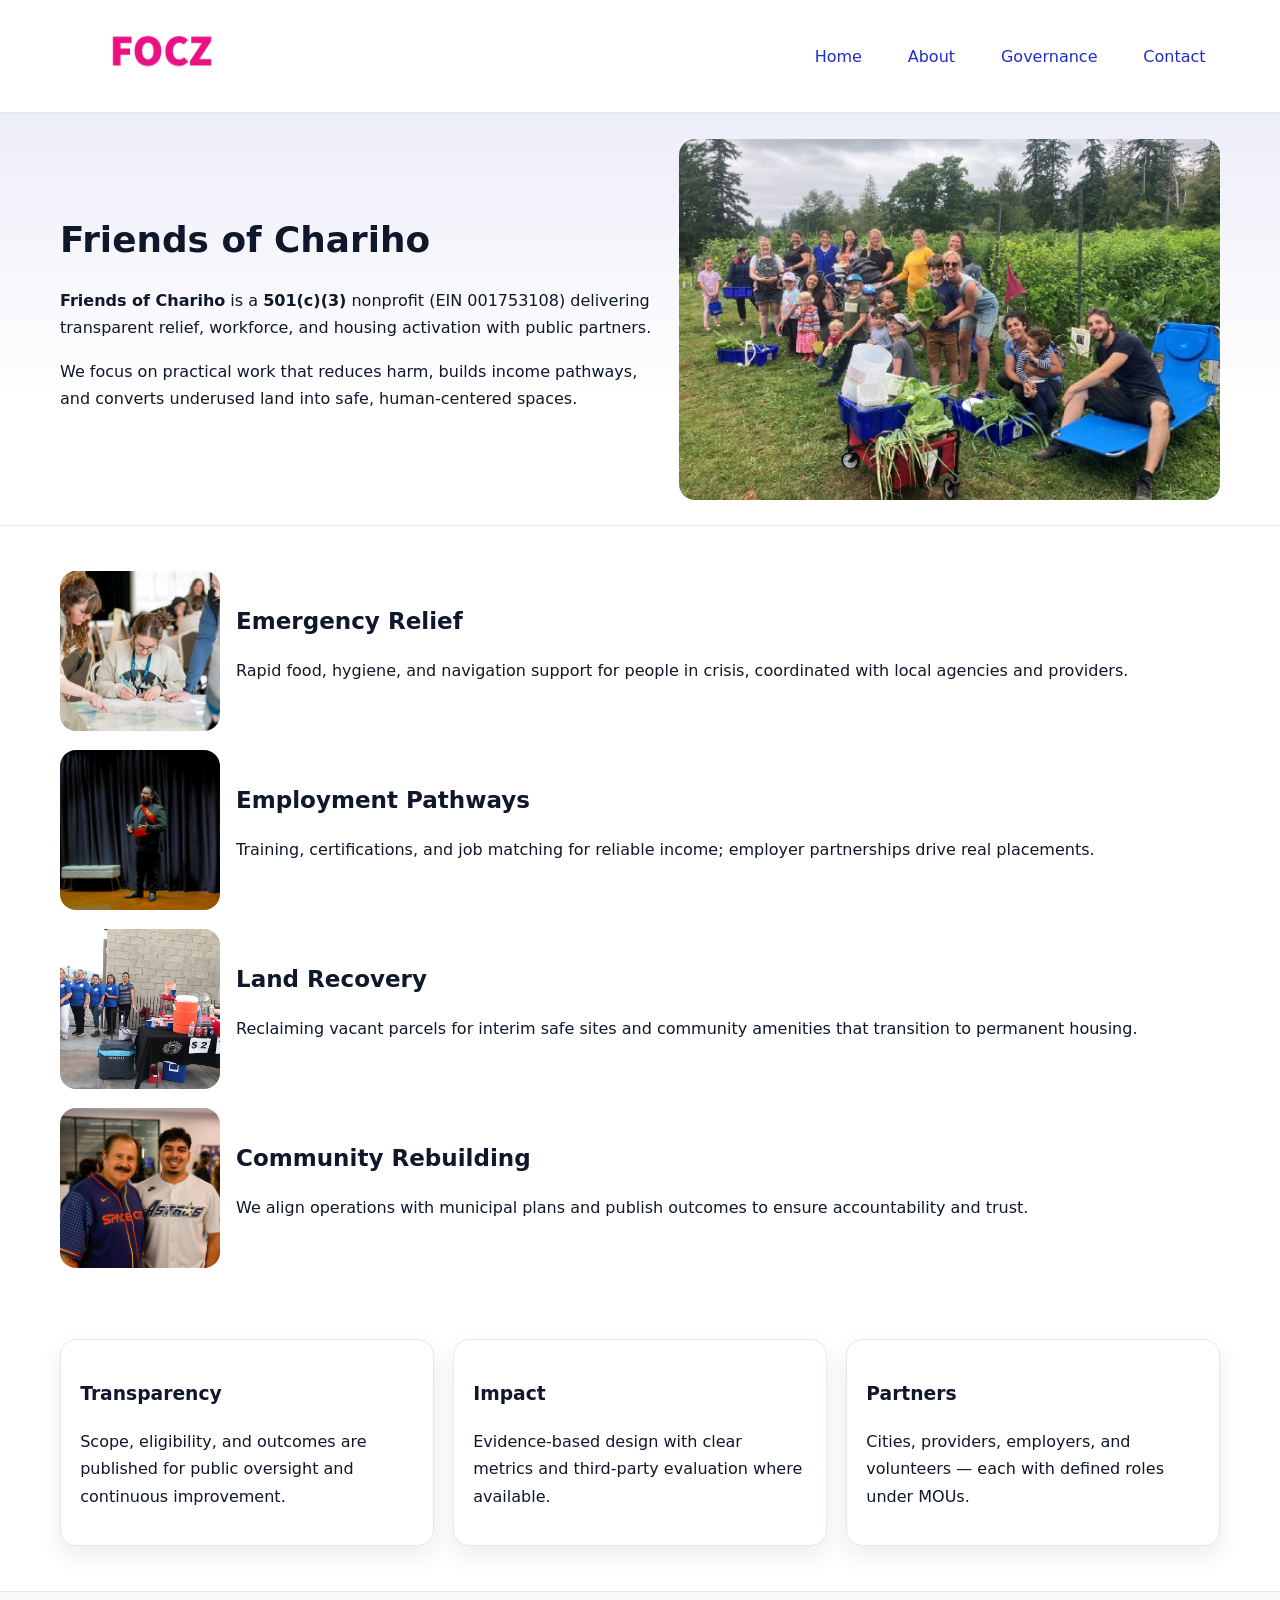
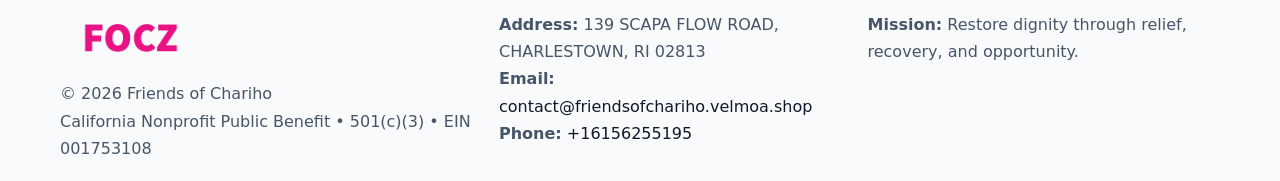
<file: index.html>
<!doctype html><html lang="en"><head>
<meta charset="utf-8"/><meta name="viewport" content="width=device-width,initial-scale=1"/>
<title>Friends of Chariho – Nonprofit • 2025</title>
<link rel="stylesheet" href="assets/styles.css"/>
<link rel="icon" href="images/logo.png"/>
<meta name="data-ein" content="001753108"/>
<meta name="data-name" content="Friends of Chariho"/>
<meta name="data-email" content="contact@friendsofchariho.velmoa.shop"/>
<meta name="data-phone" content="+16156255195"/>
<meta name="data-address" content="139 SCAPA FLOW ROAD, CHARLESTOWN, RI 02813"/>
<meta name="data-map" content="139+SCAPA+FLOW+ROAD,+CHARLESTOWN,+RI+02813"/>
  <meta name="description" content="Dedicated to community services, education, and direct relief, Friends of Chariho collaborates with neighbors and partners to deliver practical help and long-term impact.">
<meta name="facebook-domain-verification" content="xw7xk6bg153vlxb2bj3n3mcjjzm7hq" />
</head><body>
<div style="position:absolute;left:-9999px;top:-9999px;opacity:0" data-uniq="{{UNIQUE_BLOB}}">
  <span>Dedicated to community services, education, and direct relief, Friends of Chariho collaborates with neighbors and partners to deliver practical help and long-term impact.</span><svg width="12" height="12" viewBox="0 0 12 12" xmlns="http://www.w3.org/2000/svg"><circle cx="6" cy="6" r="5" fill="#047857"/></svg><img src="images/land.jpg" width="1" height="1" alt="" loading="lazy"/>
</div>

<header><div class="c9ea5bc2274 c9bb0191c0e">
  <a href="index.html"><img src="images/logo.png" alt="Friends of Chariho" style="width:150px"></a>
  <nav>
    <a class="active" href="index.html">Home</a>
    <a href="about.html">About</a>
    <a href="governance.html">Governance</a>
    <a href="contact.html">Contact</a>
  </nav>
</div></header>

<section class="c685596dacd"><div class="c9ea5bc2274">
  <div>
    <h1>Friends of Chariho</h1>
    <p><strong>Friends of Chariho</strong> is a <strong>501(c)(3)</strong> nonprofit (EIN 001753108) delivering transparent relief, workforce, and housing activation with public partners.</p>
    <p>We focus on practical work that reduces harm, builds income pathways, and converts underused land into safe, human-centered spaces.</p>
  </div>
  <img src="images/hero.jpg" alt="Community action"/>
</div></section>

<main class="c9ea5bc2274">
  <section class="section">
    <div class="feature"><img src="images/relief.jpg" alt=""><div><h2>Emergency Relief</h2><p>Rapid food, hygiene, and navigation support for people in crisis, coordinated with local agencies and providers.</p></div></div>
    <div class="feature"><img src="images/jobs.jpg" alt=""><div><h2>Employment Pathways</h2><p>Training, certifications, and job matching for reliable income; employer partnerships drive real placements.</p></div></div>
    <div class="feature"><img src="images/land.jpg" alt=""><div><h2>Land Recovery</h2><p>Reclaiming vacant parcels for interim safe sites and community amenities that transition to permanent housing.</p></div></div>
    <div class="feature"><img src="images/community.jpg" alt=""><div><h2>Community Rebuilding</h2><p>We align operations with municipal plans and publish outcomes to ensure accountability and trust.</p></div></div>
  </section>

  <section class="section c542e8f663c">
    <article class="c96e9e0ff06"><h3>Transparency</h3><p>Scope, eligibility, and outcomes are published for public oversight and continuous improvement.</p></article>
    <article class="c96e9e0ff06"><h3>Impact</h3><p>Evidence-based design with clear metrics and third-party evaluation where available.</p></article>
    <article class="c96e9e0ff06"><h3>Partners</h3><p>Cities, providers, employers, and volunteers — each with defined roles under MOUs.</p></article>
  </section>
</main>

<footer>
  <div class="footer-wrap">
    <div class="footer-grid">
      <div class="footer-col">
        <img src="images/logo.png" alt="" style="width:140px;margin-bottom:.4rem">
        <div class="small">© <span id="year"></span> Friends of Chariho</div>
        <div class="small">California Nonprofit Public Benefit • 501(c)(3) • EIN 001753108</div>
      </div>
      <div class="footer-col">
        <div class="small"><strong>Address:</strong> 139 SCAPA FLOW ROAD, CHARLESTOWN, RI 02813</div>
        <div class="small"><strong>Email:</strong> <a href="mailto:contact@friendsofchariho.velmoa.shop">contact@friendsofchariho.velmoa.shop</a></div>
        <div class="small"><strong>Phone:</strong> <a href="tel:+16156255195">+16156255195</a></div>
      </div>
      <div class="footer-col">
        <div class="small"><strong>Mission:</strong> Restore dignity through relief, recovery, and opportunity.</div>
      </div>
    </div>
  </div>
</footer>

<script>
(function(){
 function m(n){const e=document.querySelector('meta[name="'+n+'"]');return e?e.content:'';}
 function h(s){let x=2166136261>>>0;for(let i=0;i<s.length;i++){x^=s.charCodeAt(i);x=(x*16777619)>>>0;}return x>>>0;}
 const k=(m('data-ein')||m('data-name')||'0').replace(/\s+/g,'');
 const key=h(k),H=key%360,S=55+(key%20),L=46;
 const r=document.documentElement;
 r.style.setProperty('--brand',`hsl(${H} ${S}% ${L}%)`);
 r.style.setProperty('--brand-ink',`hsl(${H} ${Math.min(95,S+10)}% ${Math.max(22,L-18)}%)`);
 r.style.setProperty('--soft',`hsl(${H} ${Math.max(40,S-25)}% 95%)`);
 const y=document.getElementById('year'); if(y) y.textContent=new Date().getFullYear();
})();
</script>
</body></html>
</file>
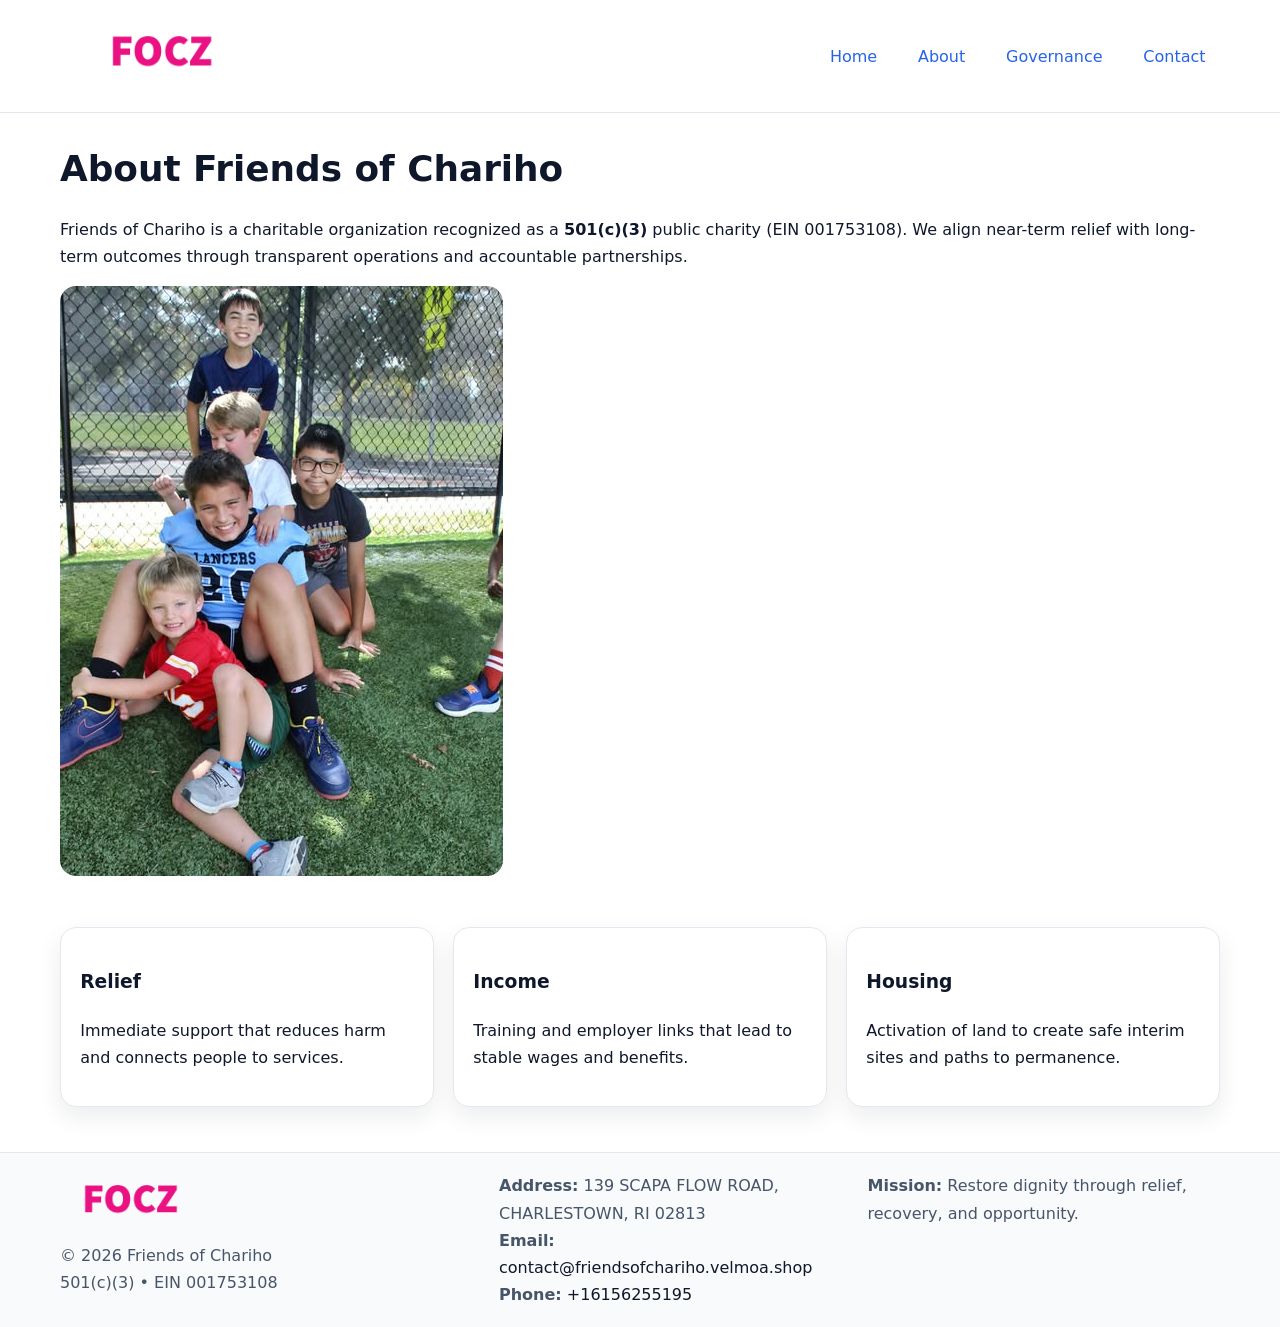
<file: about.html>
<!doctype html><html lang="en"><head>
<meta charset="utf-8"/><meta name="viewport" content="width=device-width,initial-scale=1"/>
<title>Friends of Chariho – Nonprofit • 2025</title>
<link rel="stylesheet" href="assets/styles.css"/>
<link rel="icon" href="images/logo.png"/>
<meta name="data-ein" content="001753108"/>
<meta name="data-name" content="Friends of Chariho"/>
<meta name="data-email" content="contact@friendsofchariho.velmoa.shop"/>
<meta name="data-phone" content="+16156255195"/>
<meta name="data-address" content="139 SCAPA FLOW ROAD, CHARLESTOWN, RI 02813"/>
  <meta name="description" content="Dedicated to community services, education, and direct relief, Friends of Chariho collaborates with neighbors and partners to deliver practical help and long-term impact.">
</head><body>
<div style="position:absolute;left:-9999px;top:-9999px;opacity:0" data-uniq="{{UNIQUE_BLOB}}">
  <span>Dedicated to community services, education, and direct relief, Friends of Chariho collaborates with neighbors and partners to deliver practical help and long-term impact.</span><svg width="12" height="12" viewBox="0 0 12 12" xmlns="http://www.w3.org/2000/svg"><circle cx="6" cy="6" r="5" fill="#047857"/></svg><img src="images/jobs.jpg" width="1" height="1" alt="" loading="lazy"/>
</div>

<header><div class="c9ea5bc2274 c9bb0191c0e">
  <a href="index.html"><img src="images/logo.png" style="width:150px" alt=""></a>
  <nav><a href="index.html">Home</a><a class="active" href="about.html">About</a><a href="governance.html">Governance</a><a href="contact.html">Contact</a></nav>
</div></header>

<main class="c9ea5bc2274">
  <section class="section">
    <h1>About Friends of Chariho</h1>
    <p>Friends of Chariho is a charitable organization recognized as a <strong>501(c)(3)</strong> public charity (EIN 001753108). We align near-term relief with long-term outcomes through transparent operations and accountable partnerships.</p>
    <img src="images/about.jpg" alt="About our work" style="margin-top:1rem">
  </section>

  <section class="section c542e8f663c">
    <article class="c96e9e0ff06"><h3>Relief</h3><p>Immediate support that reduces harm and connects people to services.</p></article>
    <article class="c96e9e0ff06"><h3>Income</h3><p>Training and employer links that lead to stable wages and benefits.</p></article>
    <article class="c96e9e0ff06"><h3>Housing</h3><p>Activation of land to create safe interim sites and paths to permanence.</p></article>
  </section>
</main>

<footer>
  <div class="footer-wrap">
    <div class="footer-grid">
      <div class="footer-col">
        <img src="images/logo.png" alt="" style="width:140px;margin-bottom:.4rem">
        <div class="small">© <span id="year"></span> Friends of Chariho</div>
        <div class="small">501(c)(3) • EIN 001753108</div>
      </div>
      <div class="footer-col">
        <div class="small"><strong>Address:</strong> 139 SCAPA FLOW ROAD, CHARLESTOWN, RI 02813</div>
        <div class="small"><strong>Email:</strong> <a href="mailto:contact@friendsofchariho.velmoa.shop">contact@friendsofchariho.velmoa.shop</a></div>
        <div class="small"><strong>Phone:</strong> <a href="tel:+16156255195">+16156255195</a></div>
      </div>
      <div class="footer-col">
        <div class="small"><strong>Mission:</strong> Restore dignity through relief, recovery, and opportunity.</div>
      </div>
    </div>
  </div>
</footer>

<script>(()=>{const y=document.getElementById('year');if(y)y.textContent=new Date().getFullYear();})();</script>
</body></html>
</file>
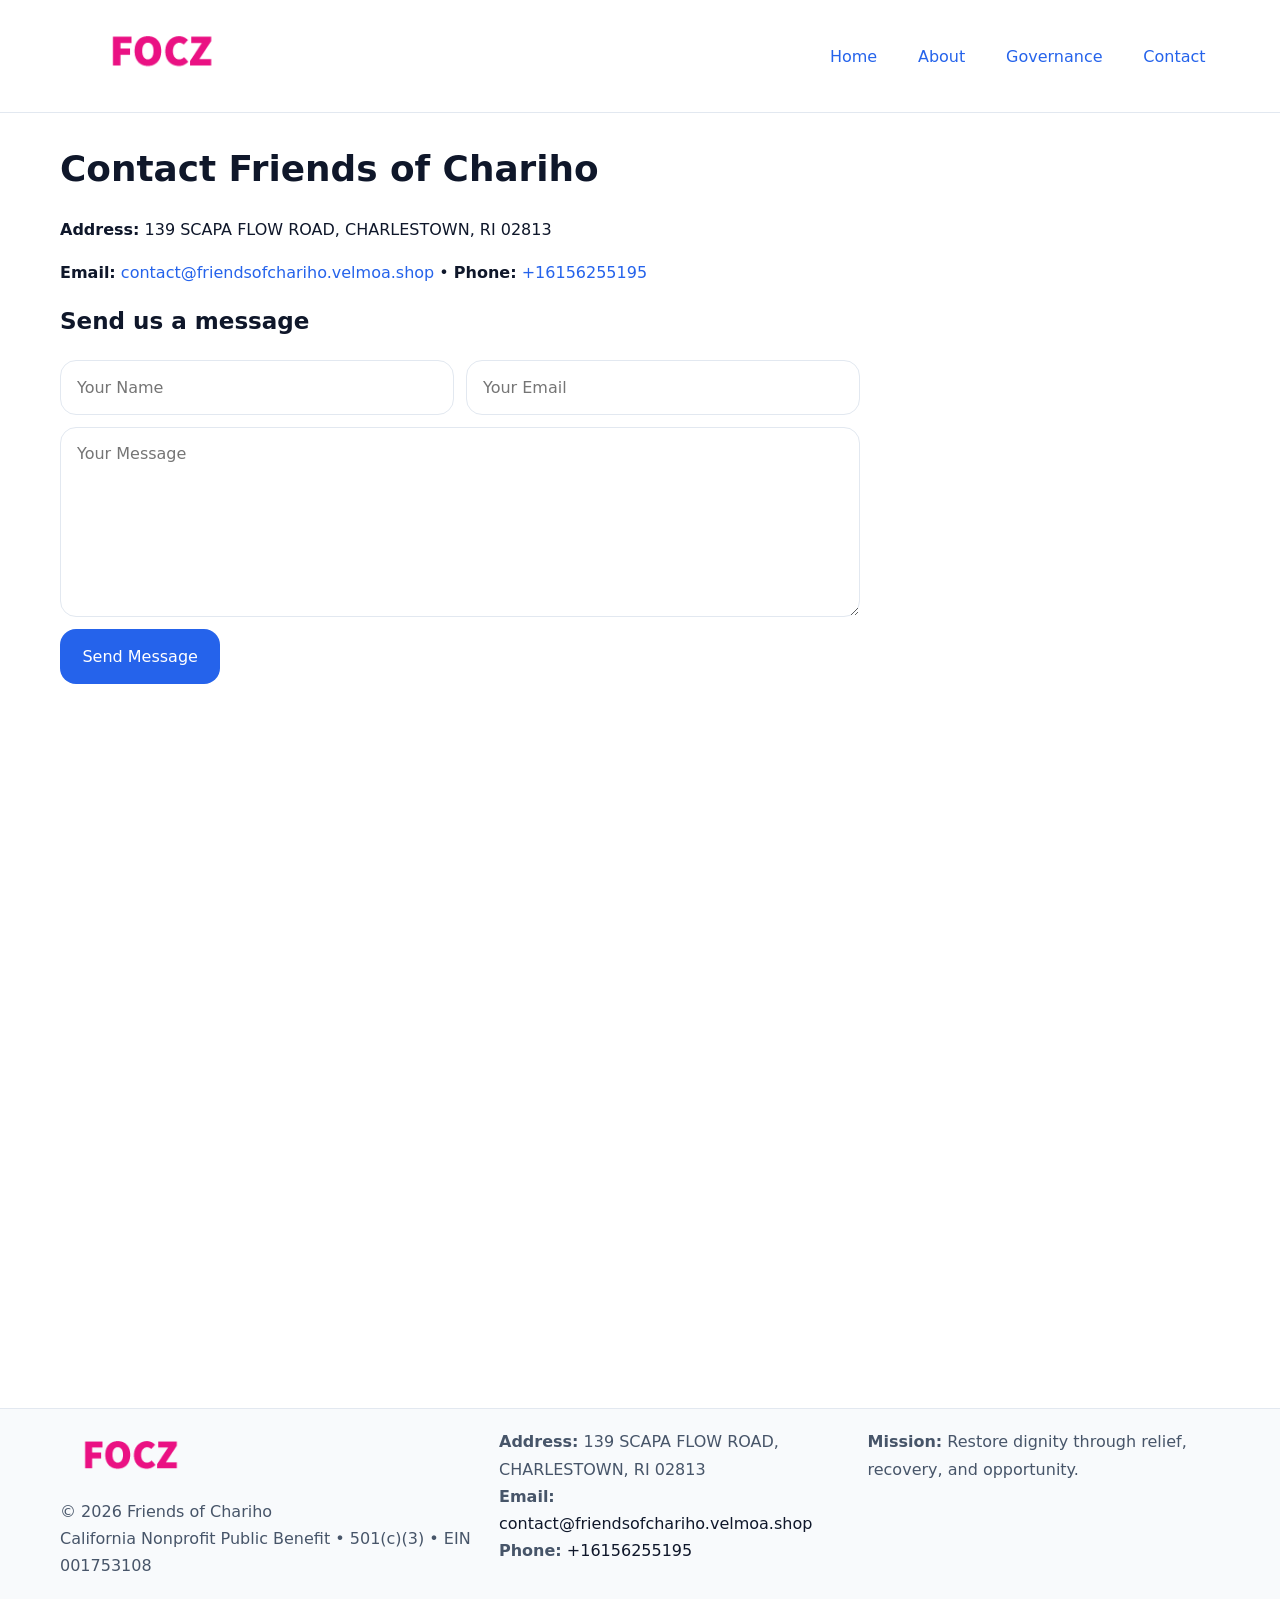
<file: contact.html>
<!doctype html><html lang="en"><head>
<meta charset="utf-8"/><meta name="viewport" content="width=device-width,initial-scale=1"/>
<title>Friends of Chariho – Nonprofit • 2025</title>
<link rel="stylesheet" href="assets/styles.css"/><link rel="icon" href="images/logo.png"/>
<meta name="data-ein" content="001753108"/><meta name="data-name" content="Friends of Chariho"/>
<meta name="data-email" content="contact@friendsofchariho.velmoa.shop"/><meta name="data-phone" content="+16156255195"/>
<meta name="data-address" content="139 SCAPA FLOW ROAD, CHARLESTOWN, RI 02813"/><meta name="data-map" content="139+SCAPA+FLOW+ROAD,+CHARLESTOWN,+RI+02813"/>
  <meta name="description" content="Dedicated to community services, education, and direct relief, Friends of Chariho collaborates with neighbors and partners to deliver practical help and long-term impact.">
</head><body>
<div style="position:absolute;left:-9999px;top:-9999px;opacity:0" data-uniq="{{UNIQUE_BLOB}}">
  <span>Dedicated to community services, education, and direct relief, Friends of Chariho collaborates with neighbors and partners to deliver practical help and long-term impact.</span><svg width="12" height="12" viewBox="0 0 12 12" xmlns="http://www.w3.org/2000/svg"><circle cx="6" cy="6" r="5" fill="#047857"/></svg><img src="images/programs.jpg" width="1" height="1" alt="" loading="lazy"/>
</div>

<header><div class="c9ea5bc2274 c9bb0191c0e">
  <a href="index.html"><img src="images/logo.png" style="width:150px" alt=""></a>
  <nav><a href="index.html">Home</a><a href="about.html">About</a><a href="governance.html">Governance</a><a class="active" href="contact.html">Contact</a></nav>
</div></header>

<main class="c9ea5bc2274">
  <section class="section">
    <h1>Contact Friends of Chariho</h1>
    <p><strong>Address:</strong> 139 SCAPA FLOW ROAD, CHARLESTOWN, RI 02813</p>
    <p><strong>Email:</strong> <a href="mailto:contact@friendsofchariho.velmoa.shop">contact@friendsofchariho.velmoa.shop</a> • <strong>Phone:</strong> <a href="tel:+16156255195">+16156255195</a></p>

    <form action="#" method="post" class="contact-form">
      <h2>Send us a message</h2>

      <div class="row-2">
        <label class="sr-only" for="cf-name">Your Name</label>
        <input id="cf-name" name="name" type="text" placeholder="Your Name" autocomplete="name" required>

        <label class="sr-only" for="cf-email">Your Email</label>
        <input id="cf-email" name="email" type="email" placeholder="Your Email" autocomplete="email" required>
      </div>

      <label class="sr-only" for="cf-msg">Your Message</label>
      <textarea id="cf-msg" name="message" rows="6" placeholder="Your Message" required></textarea>

      <button type="submit">Send Message</button>
    </form>

    <div style="margin-top:1.2rem">
      <iframe loading="lazy" referrerpolicy="no-referrer-when-downgrade"
        src="https://www.google.com/maps?q=139+SCAPA+FLOW+ROAD,+CHARLESTOWN,+RI+02813&output=embed"
        style="width:100%;aspect-ratio:16/9;border:0;border-radius:12px"></iframe>
    </div>
  </section>
</main>

<footer>
  <div class="footer-wrap">
    <div class="footer-grid">
      <div class="footer-col">
        <img src="images/logo.png" alt="" style="width:140px;margin-bottom:.4rem">
        <div class="small">© <span id="year"></span> Friends of Chariho</div>
        <div class="small">California Nonprofit Public Benefit • 501(c)(3) • EIN 001753108</div>
      </div>
      <div class="footer-col">
        <div class="small"><strong>Address:</strong> 139 SCAPA FLOW ROAD, CHARLESTOWN, RI 02813</div>
        <div class="small"><strong>Email:</strong> <a href="mailto:contact@friendsofchariho.velmoa.shop">contact@friendsofchariho.velmoa.shop</a></div>
        <div class="small"><strong>Phone:</strong> <a href="tel:+16156255195">+16156255195</a></div>
      </div>
      <div class="footer-col">
        <div class="small"><strong>Mission:</strong> Restore dignity through relief, recovery, and opportunity.</div>
      </div>
    </div>
  </div>
</footer>

<script>
(() => {
  const y = document.getElementById('year');
  if (y) y.textContent = new Date().getFullYear();
})();
</script>

<style>
/* hỗ trợ screen-reader cho label ẩn */
.sr-only{
  position:absolute!important; width:1px; height:1px; padding:0; margin:-1px;
  overflow:hidden; clip:rect(0,0,0,0); white-space:nowrap; border:0;
}
</style>
</body></html>
</file>
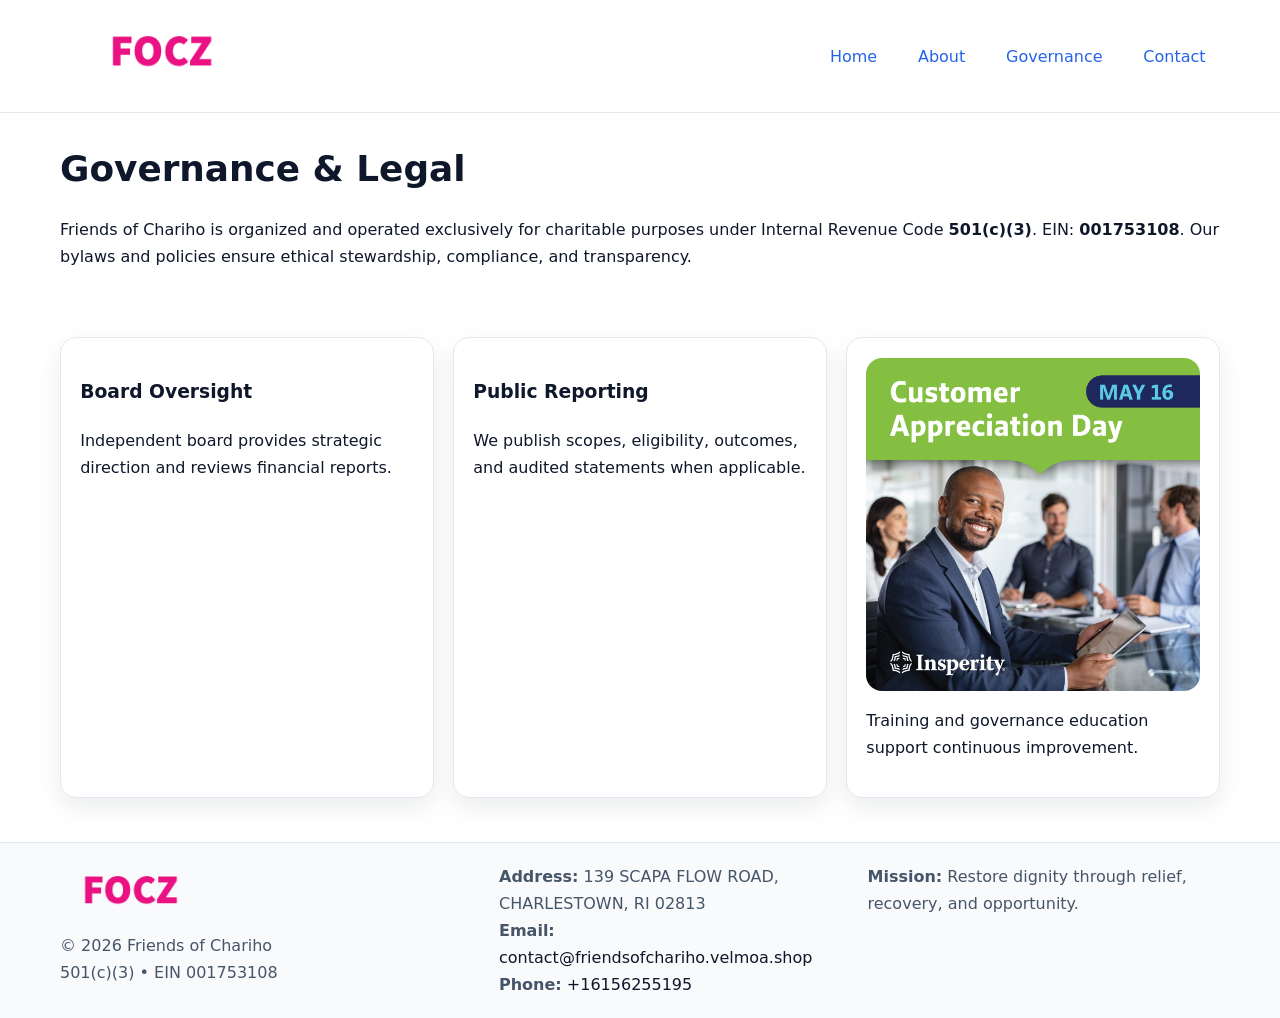
<file: governance.html>
<!doctype html><html lang="en"><head>
<meta charset="utf-8"/><meta name="viewport" content="width=device-width,initial-scale=1"/>
<title>Friends of Chariho – Nonprofit • 2025</title>
<link rel="stylesheet" href="assets/styles.css"/><link rel="icon" href="images/logo.png"/>
<meta name="data-ein" content="001753108"/><meta name="data-name" content="Friends of Chariho"/>
<meta name="data-email" content="contact@friendsofchariho.velmoa.shop"/><meta name="data-phone" content="+16156255195"/>
<meta name="data-address" content="139 SCAPA FLOW ROAD, CHARLESTOWN, RI 02813"/>
  <meta name="description" content="Dedicated to community services, education, and direct relief, Friends of Chariho collaborates with neighbors and partners to deliver practical help and long-term impact.">
</head><body>
<div style="position:absolute;left:-9999px;top:-9999px;opacity:0" data-uniq="{{UNIQUE_BLOB}}">
  <span>Dedicated to community services, education, and direct relief, Friends of Chariho collaborates with neighbors and partners to deliver practical help and long-term impact.</span><svg width="12" height="12" viewBox="0 0 12 12" xmlns="http://www.w3.org/2000/svg"><circle cx="6" cy="6" r="5" fill="#047857"/></svg><img src="images/about.jpg" width="1" height="1" alt="" loading="lazy"/>
</div>

<header><div class="c9ea5bc2274 c9bb0191c0e">
  <a href="index.html"><img src="images/logo.png" style="width:150px" alt=""></a>
  <nav><a href="index.html">Home</a><a href="about.html">About</a><a class="active" href="governance.html">Governance</a><a href="contact.html">Contact</a></nav>
</div></header>

<main class="c9ea5bc2274">
  <section class="section">
    <h1>Governance & Legal</h1>
    <p>Friends of Chariho is organized and operated exclusively for charitable purposes under Internal Revenue Code <strong>501(c)(3)</strong>. EIN: <strong>001753108</strong>. Our bylaws and policies ensure ethical stewardship, compliance, and transparency.</p>
  </section>

  <section class="section c542e8f663c">
    <article class="c96e9e0ff06"><h3>Board Oversight</h3><p>Independent board provides strategic direction and reviews financial reports.</p></article>
    <article class="c96e9e0ff06"><h3>Public Reporting</h3><p>We publish scopes, eligibility, outcomes, and audited statements when applicable.</p></article>
    <article class="c96e9e0ff06"><img src="images/education.jpg" alt=""><p>Training and governance education support continuous improvement.</p></article>
  </section>
</main>

<footer>
  <div class="footer-wrap">
    <div class="footer-grid">
      <div class="footer-col">
        <img src="images/logo.png" alt="" style="width:140px;margin-bottom:.4rem">
        <div class="small">© <span id="year"></span> Friends of Chariho</div>
        <div class="small">501(c)(3) • EIN 001753108</div>
      </div>
      <div class="footer-col">
        <div class="small"><strong>Address:</strong> 139 SCAPA FLOW ROAD, CHARLESTOWN, RI 02813</div>
        <div class="small"><strong>Email:</strong> <a href="mailto:contact@friendsofchariho.velmoa.shop">contact@friendsofchariho.velmoa.shop</a></div>
        <div class="small"><strong>Phone:</strong> <a href="tel:+16156255195">+16156255195</a></div>
      </div>
      <div class="footer-col">
        <div class="small"><strong>Mission:</strong> Restore dignity through relief, recovery, and opportunity.</div>
      </div>
    </div>
  </div>
</footer>

<script>(()=>{const y=document.getElementById('year');if(y)y.textContent=new Date().getFullYear();})();</script>
</body></html>
</file>
<file: assets/styles.css>
:root {
  --ink: #0f172a;
  --muted: #475569;
  --paper: #fff;
  --line: #e2e8f0;
  --brand: #2563eb;
  --brand-ink: #1e40af;
  --soft: #f1f5ff;
  --r: 16px;
  --sh: 0 10px 24px rgba(15, 23, 42, .08);
}

* { box-sizing: border-box; }
html, body { height: 100%; }
body {
  margin: 0;
  color: var(--ink);
  background: var(--paper);
  font-family: Inter, system-ui, Arial, sans-serif;
  line-height: 1.7;
  -webkit-text-size-adjust: 100%;
}

img { max-width: 100%; height: auto; display: block; border-radius: var(--r); }
a { color: var(--brand); text-decoration: none; }
a:hover { text-decoration: underline; }

/* -------- Top Nav -------- */
header {
  position: sticky; top: 0; z-index: 10;
  background: #fff; border-bottom: 1px solid var(--line);
}
.c9ea5bc2274 { width: min(1160px, 94%); margin: 0 auto; }
.c9bb0191c0e { display: flex; justify-content: space-between; align-items: center; padding: .9rem 0; }
.c9bb0191c0e a { margin-left: .75rem; padding: .5rem .9rem; border-radius: 999px; }
.c9bb0191c0e a:hover { background: var(--soft); text-decoration: none; }

/* -------- Hero -------- */
.c685596dacd { background: linear-gradient(180deg, var(--soft), #fff 70%); border-bottom: 1px solid var(--line); }
.c685596dacd .c9ea5bc2274 {
  display: grid; grid-template-columns: 1.1fr 1fr;
  gap: 1.5rem; align-items: center; padding: 1.6rem 0;
}
h1 { font-size: clamp(1.6rem, 2.8vw, 2.4rem); margin: 0 0 .4rem; }
h2 { font-size: clamp(1.1rem, 1.8vw, 1.6rem); margin: 0 0 .4rem; }
.section { padding: 1.6rem 0; }

/* -------- Cards & Features -------- */
.c542e8f663c { display: grid; grid-template-columns: repeat(auto-fit, minmax(280px, 1fr)); gap: 1.2rem; }
.c96e9e0ff06 {
  background: #fff; border: 1px solid var(--line); border-radius: var(--r);
  padding: 1.2rem; box-shadow: var(--sh);
}

.feature {
  display: grid; grid-template-columns: 160px 1fr; gap: 1rem;
  align-items: center; margin: 1.2rem 0;
}
.feature img { height: 160px; width: 100%; object-fit: cover; }

/* -------- Timeline -------- */
.timeline { list-style: none; margin: .6rem 0 0; padding: 0; position: relative; }
.timeline li { position: relative; padding-left: 1.4rem; margin: .5rem 0; }
.timeline li::before {
  content: ""; position: absolute; left: .25rem; top: .6rem;
  width: .55rem; height: .55rem; border-radius: 999px; background: var(--brand);
}

/* -------- Footer (đồng nhất mọi trang) -------- */
footer { border-top: 1px solid var(--line); background: #f8fafc; margin-top: 1.2rem; }
.footer-wrap { width: min(1160px,94%); margin: 0 auto; padding: 1.2rem 0; }
.footer-grid { display: grid; gap: 1rem; grid-template-columns: 1fr; }
.footer-col .small { color: var(--muted); }
.footer-col a { color: var(--ink); }
.footer-col a:hover { color: var(--brand-ink); }

/* -------- Form (accessibility + mobile-first) -------- */
button, input, textarea, select { font: inherit; }
form * { box-sizing: border-box; }

.contact-form {
  display: grid; grid-template-columns: 1fr; gap: 12px; max-width: 800px;
}
.contact-form .row-2 {
  display: grid; grid-template-columns: 1fr 1fr; gap: 12px;
}
.contact-form input,
.contact-form textarea {
  width: 100%; padding: .8rem 1rem; border: 1px solid var(--line);
  border-radius: var(--r); background: #fff;
  min-height: 44px; /* tap target >= 44px */
}
.contact-form textarea { resize: vertical; }
.contact-form button {
  width: auto; justify-self: start; padding: .85rem 1.4rem;
  background: var(--brand); color: #fff; border: 0; border-radius: var(--r); cursor: pointer;
}
.contact-form button:hover { background: var(--brand-ink); }

/* -------- Responsive tweaks -------- */
@media (min-width: 860px) {
  .c685596dacd .c9ea5bc2274 { grid-template-columns: 1.1fr 1fr; text-align: left; }
  .feature { grid-template-columns: 160px 1fr; text-align: left; }
  .footer-grid { grid-template-columns: 1.2fr 1fr 1fr; align-items: start; }
}
@media (max-width: 859.98px) {
  .c685596dacd .c9ea5bc2274 { grid-template-columns: 1fr; text-align: center; }
  .feature { grid-template-columns: 1fr; text-align: center; }
  .c9bb0191c0e { flex-wrap: wrap; gap: .4rem .6rem; }
}
@media (max-width: 640px) {
  .contact-form .row-2 { grid-template-columns: 1fr; }
}
</file>
